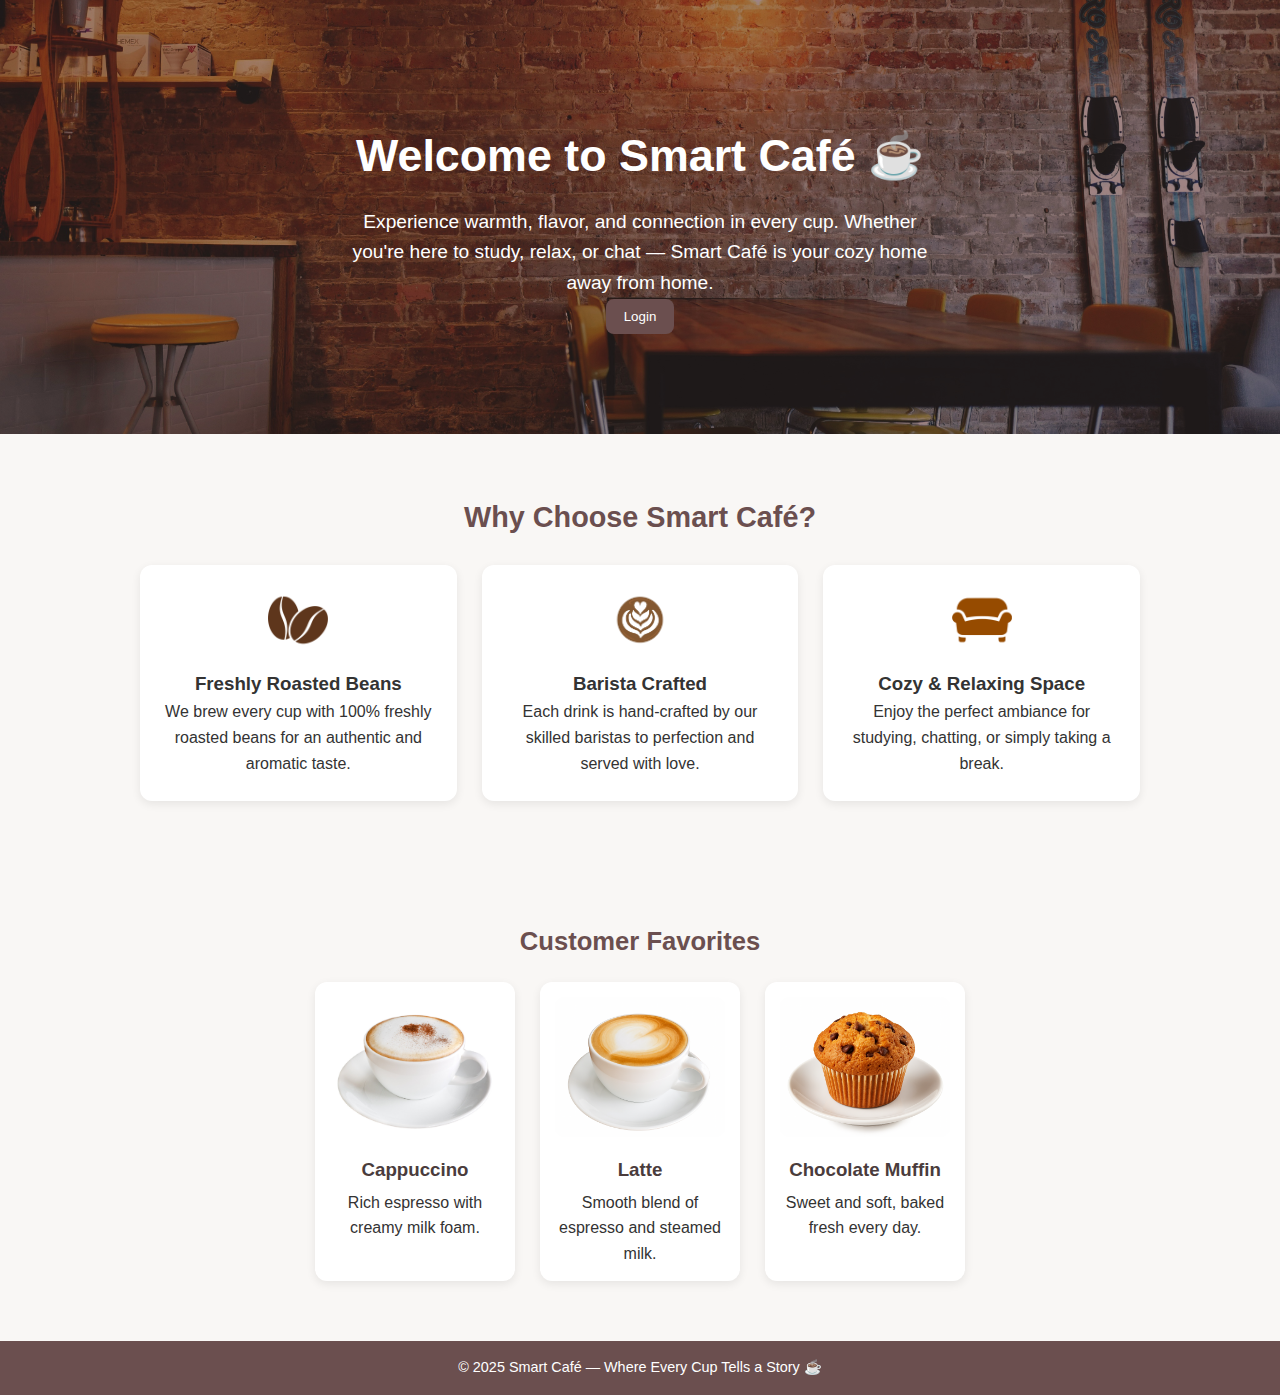
<file: index.html>
<!DOCTYPE html>
<html lang="en">

<head>
  <meta charset="UTF-8">
  <title>Smart Café ☕</title>
  <link rel="stylesheet" href="assets/style.css">
</head>

<body>
  <!-- HERO SECTION -->
  <section class="hero">
    <h1>Welcome to Smart Café ☕</h1>
    <p>Experience warmth, flavor, and connection in every cup. Whether you're here to study, relax, or chat — Smart Café is your cozy home away from home.</p>
    <button class="btn" onclick="openModal()">Login</button>
  </section>

  <!-- FEATURES -->
  <section class="features">
    <h2>Why Choose Smart Café?</h2>
    <div class="feature-grid">
      <div class="feature">
        <img src="assets/images/bean.png" alt="Fresh Beans">
        <h3>Freshly Roasted Beans</h3>
        <p>We brew every cup with 100% freshly roasted beans for an authentic and aromatic taste.</p>
      </div>
      <div class="feature">
        <img src="assets/images/latte-art.png" alt="Latte Art">
        <h3>Barista Crafted</h3>
        <p>Each drink is hand-crafted by our skilled baristas to perfection and served with love.</p>
      </div>
      <div class="feature">
        <img src="assets/images/relax.png" alt="Cozy Place">
        <h3>Cozy & Relaxing Space</h3>
        <p>Enjoy the perfect ambiance for studying, chatting, or simply taking a break.</p>
      </div>
    </div>
  </section>

  <!-- MENU PREVIEW -->
  <section class="menu-preview">
    <h2>Customer Favorites</h2>
    <div class="menu-items">
      <div class="menu-item">
        <img src="assets/images/Cappuccino.jpg" alt="Cappuccino">
        <h3>Cappuccino</h3>
        <p>Rich espresso with creamy milk foam.</p>
      </div>
      <div class="menu-item">
        <img src="assets/images/latte.jpg" alt="Latte">
        <h3>Latte</h3>
        <p>Smooth blend of espresso and steamed milk.</p>
      </div>
      <div class="menu-item">
        <img src="assets/images/muffin.jpg" alt="Muffin">
        <h3>Chocolate Muffin</h3>
        <p>Sweet and soft, baked fresh every day.</p>
      </div>
    </div>
  </section>

  <!-- LOGIN MODAL -->
  <div id="loginModal" class="modal">
    <div class="modal-content">
      <span class="close-btn" onclick="closeModal()">&times;</span>
      <h2>Login</h2>
      <input id="username" placeholder="Username">
      <input id="password" type="password" placeholder="Password">
      <button onclick="login()">Login</button>
      <p id="msg" style="color:red;"></p>
    </div>
  </div>

  <footer>
    <p>&copy; 2025 Smart Café — Where Every Cup Tells a Story ☕</p>
  </footer>

  <script src="js/auth.js"></script>
</body>

</html>
</file>
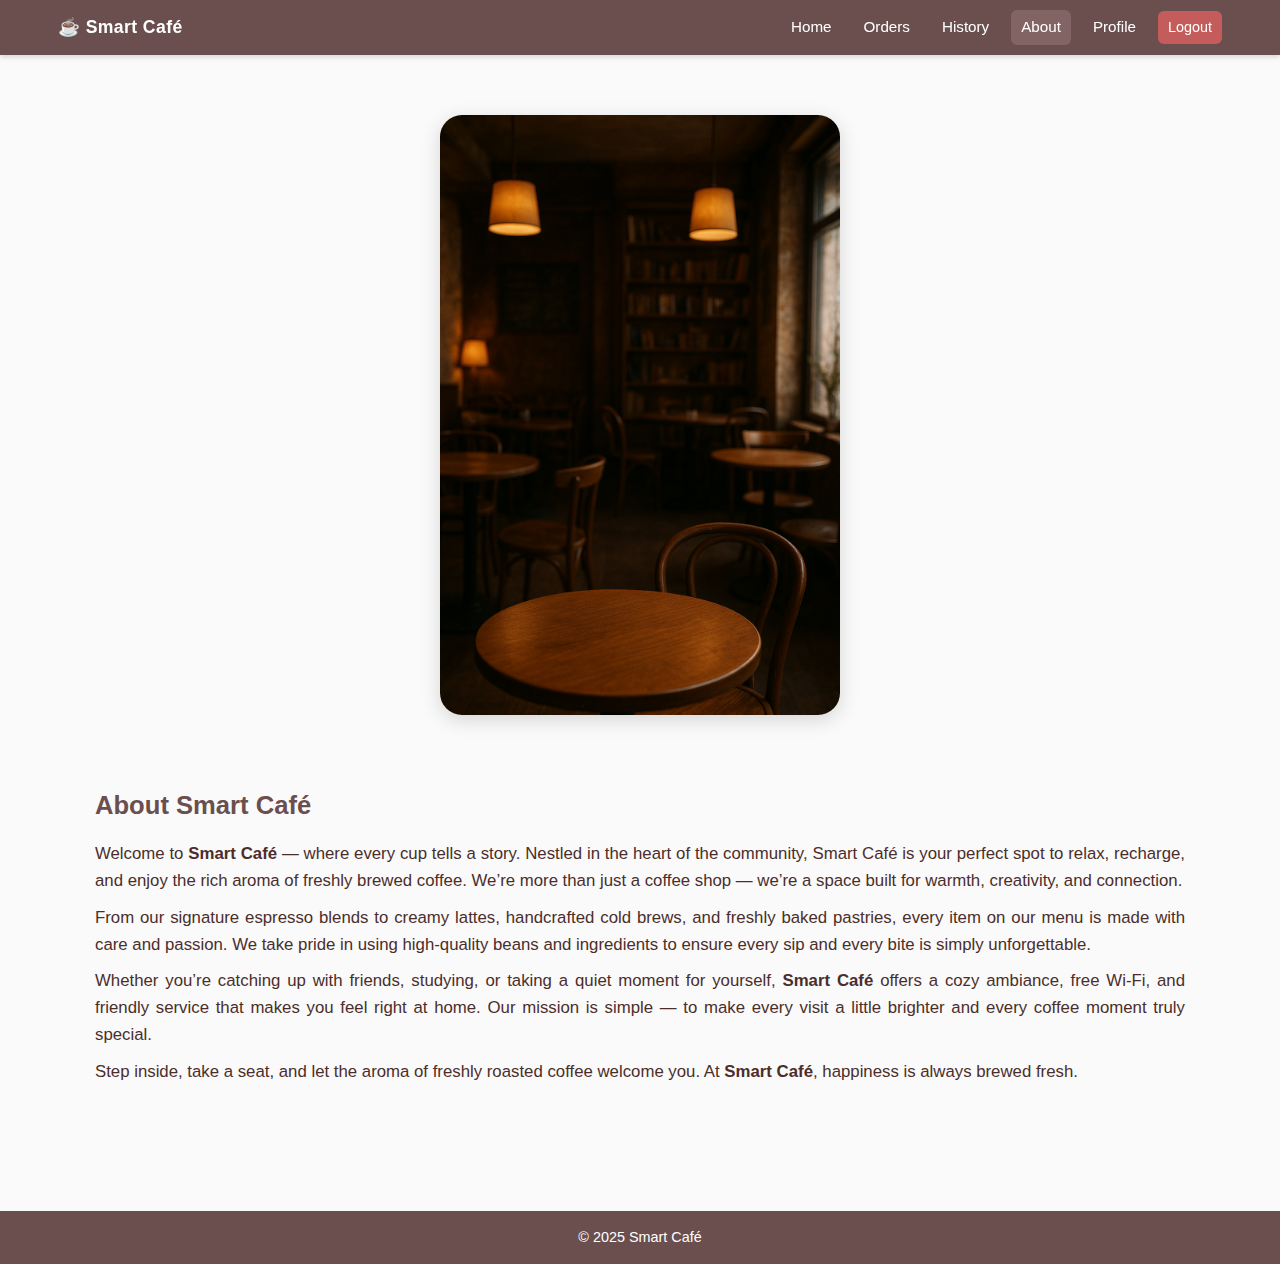
<file: about.html>
<!DOCTYPE html>
<html lang="en">

<head>
    <meta charset="UTF-8">
    <title>About - Smart Café</title>
    <link rel="stylesheet" href="assets/style.css">
</head>

<body>
    <script src="js/nav.js"></script>
    <script>loadNavbar("about");</script>
    <div class="responsive-container-block">
        <div class="responsive-container-block container">

            <!-- Image Section -->
            <div class="responsive-cell-block img-one">
                <img src="../assets/images/coffeebg.jpg" alt="Smart Café Factory Method Diagram">
            </div>

            <!-- Text Section -->
            <div class="responsive-cell-block content-one">
                <section class="about-section">
                    <h2>About Smart Café</h2>
                    <p class="section-text">
                        Welcome to <b>Smart Café</b> — where every cup tells a story.
                        Nestled in the heart of the community, Smart Café is your perfect spot to relax, recharge,
                        and enjoy the rich aroma of freshly brewed coffee.
                        We’re more than just a coffee shop — we’re a space built for warmth, creativity, and connection.
                    </p>

                    <p class="section-text">
                        From our signature espresso blends to creamy lattes, handcrafted cold brews, and freshly baked
                        pastries,
                        every item on our menu is made with care and passion.
                        We take pride in using high-quality beans and ingredients to ensure every sip and every bite is
                        simply unforgettable.
                    </p>

                    <p class="section-text">
                        Whether you’re catching up with friends, studying, or taking a quiet moment for yourself,
                        <b>Smart Café</b> offers a cozy ambiance, free Wi-Fi, and friendly service that makes you feel
                        right at home.
                        Our mission is simple — to make every visit a little brighter and every coffee moment truly
                        special.
                    </p>

                    <p class="section-text">
                        Step inside, take a seat, and let the aroma of freshly roasted coffee welcome you.
                        At <b>Smart Café</b>, happiness is always brewed fresh.
                    </p>
                </section>

            </div>
        </div>
    </div>
    <footer>
        <p>&copy; 2025 Smart Café</p>
    </footer>
</body>

</html>
</file>
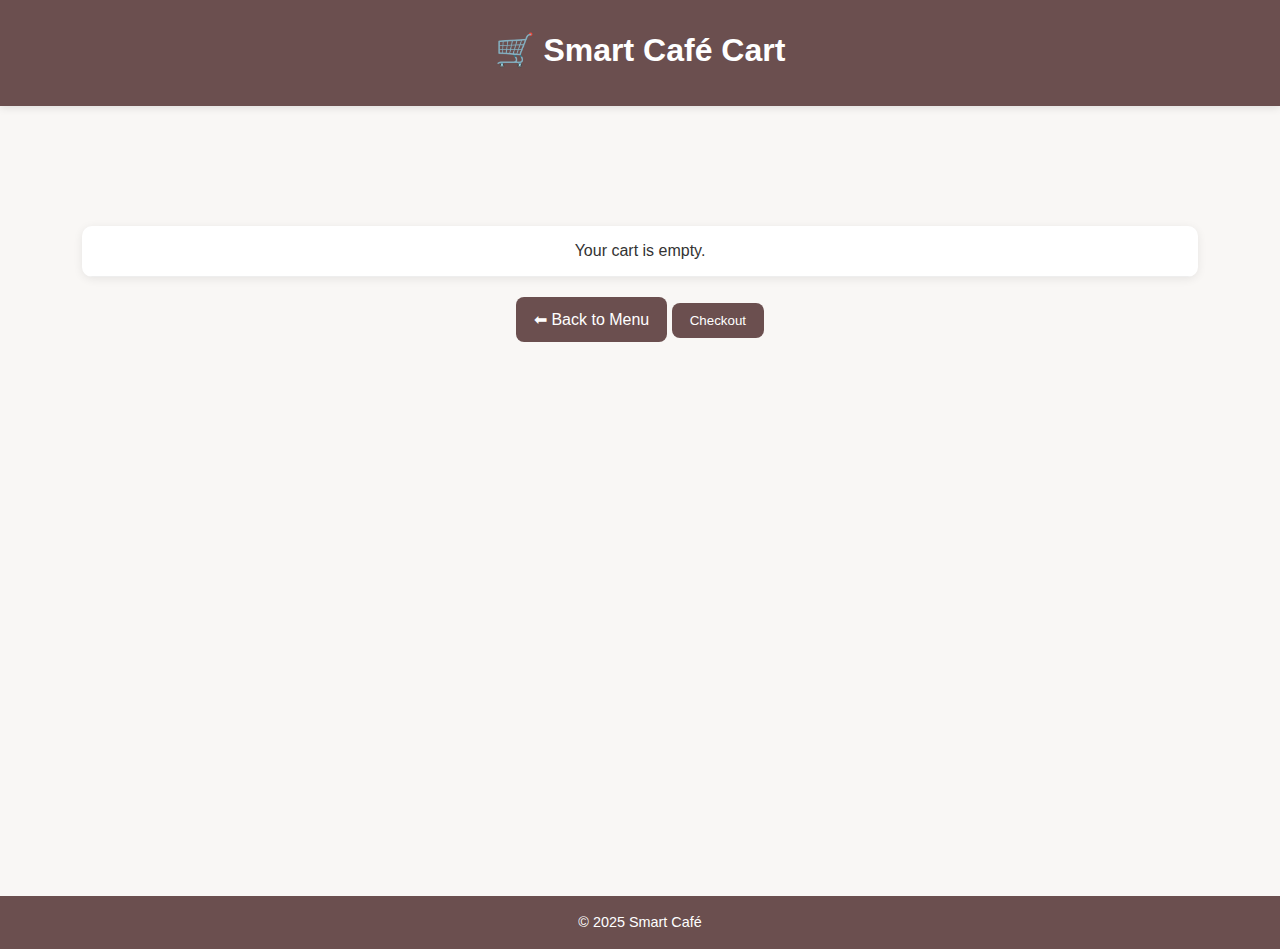
<file: cart.html>
<!DOCTYPE html>
<html lang="en">

<head>
    <meta charset="UTF-8">
    <title>Your Cart - Smart Café</title>
    <link rel="stylesheet" href="assets/style.css">
</head>

<body>
    <header>
        <h1>🛒 Smart Café Cart</h1>
    </header>

    <main style="text-align:center;">
        <table id="cartTable"></table>
        <p style="margin-top:20px;">
            <a href="menu.html" class="btn">⬅ Back to Menu</a>
            <button onclick="checkout()" class="btn">Checkout</button>
        </p>
    </main>

    <footer>
        <p>&copy; 2025 Smart Café</p>
    </footer>
    <script src="js/cart.js"></script>
</body>

</html>
</file>
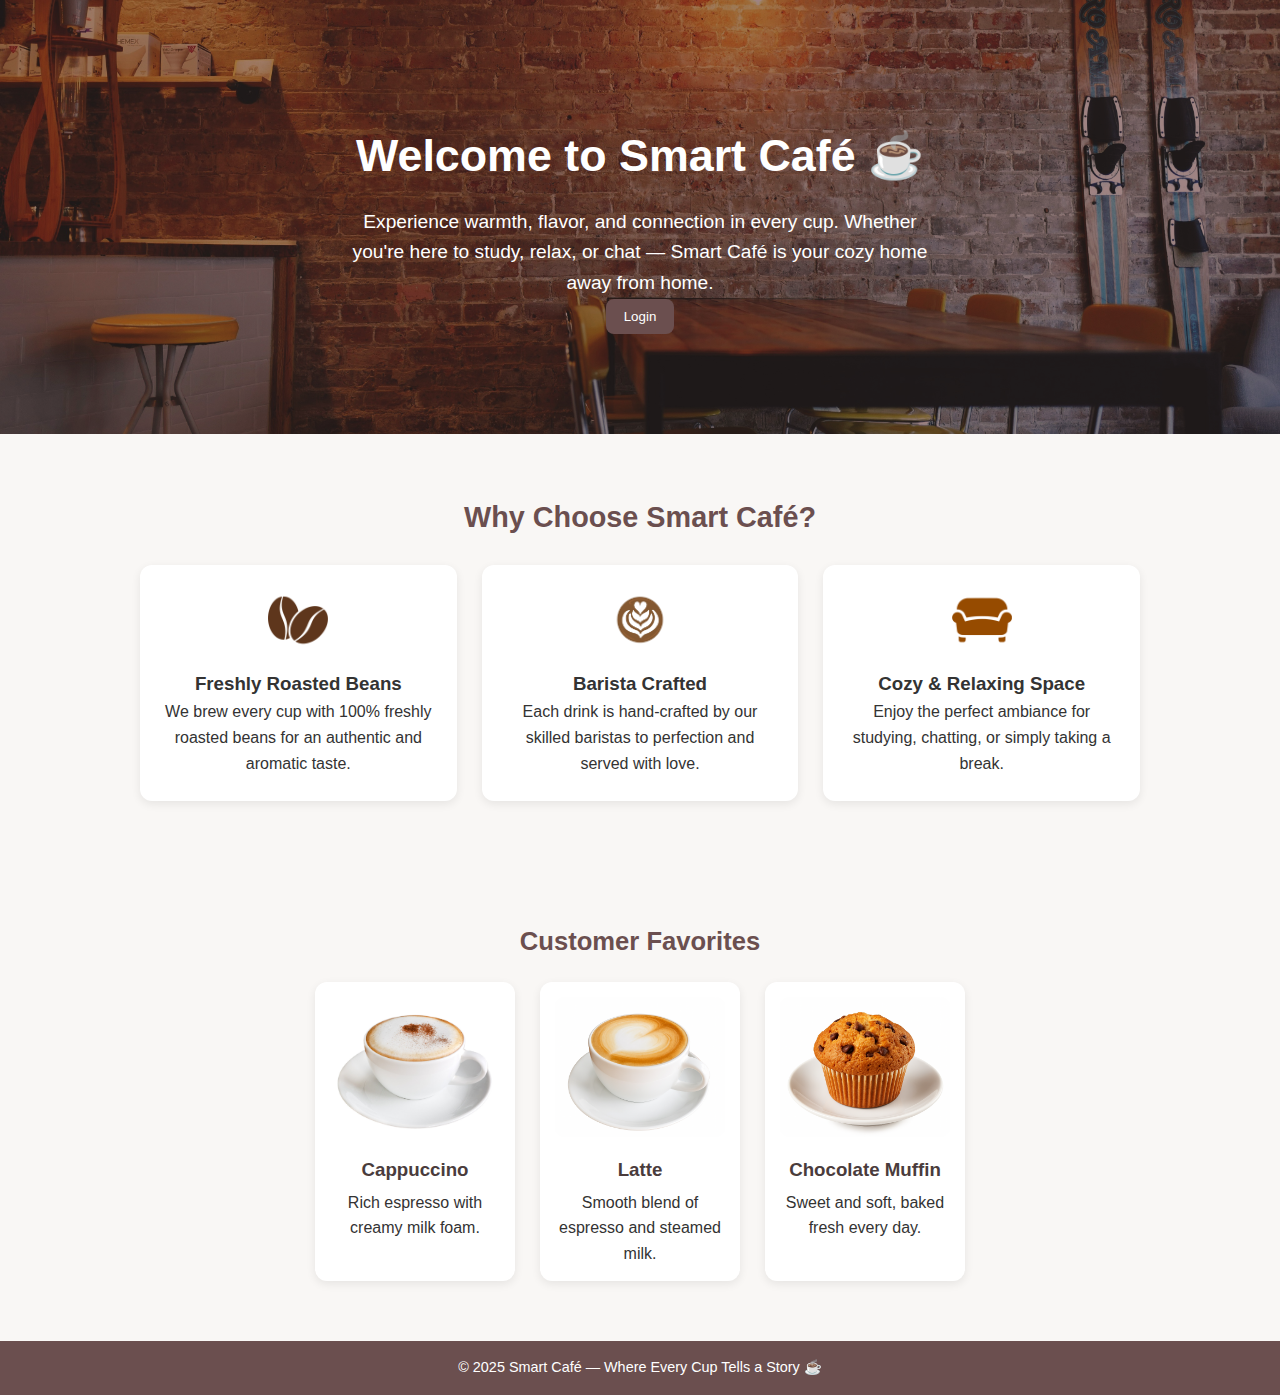
<file: dashboard_admin.html>
<!DOCTYPE html>
<html lang="en">

<head>
    <meta charset="UTF-8">
    <title>Admin Dashboard - Smart Café</title>
    <link rel="stylesheet" href="assets/style.css">
</head>

<body>
    <header>
        <h1>☕ Smart Café Admin</h1>
        <p>Manage Menu & Users</p>
    </header>

    <main style="text-align:center;">
        <h2 id="welcome"></h2>

        <section>
            <h3>🍰 Menu Management</h3>
            <table id="menuTable"></table>
            <p><button onclick="openAddModal()" class="btn">➕ Add New Item</button></p>
        </section>

        <section>
            <h3>👥 Registered Users</h3>
            <table id="usersTable"></table>
        </section>

        <hr style="width:60%;margin:25px auto;">
        <button onclick="logout()" class="btn">Logout</button>
    </main>

    <footer>
        <p>&copy; 2025 Smart Café</p>
    </footer>

    <!-- ADD / EDIT MODAL -->
    <div id="menuModal" class="modal">
        <div class="modal-content">
            <span class="close-btn" onclick="closeModal()">&times;</span>
            <h2 id="modalTitle">Add Menu Item</h2>
            <input id="menuName" placeholder="Item Name">
            <input id="menuCategory" placeholder="Category">
            <input id="menuPrice" type="number" placeholder="Price">
            <input id="menuImage" placeholder="Image URL">
            <textarea id="menuDesc" placeholder="Description"></textarea>
            <button id="saveBtn" onclick="saveItem()" class="btn">Save</button>
        </div>
    </div>

    <script src="js/admin_menu.js"></script>
</body>

</html>
</file>
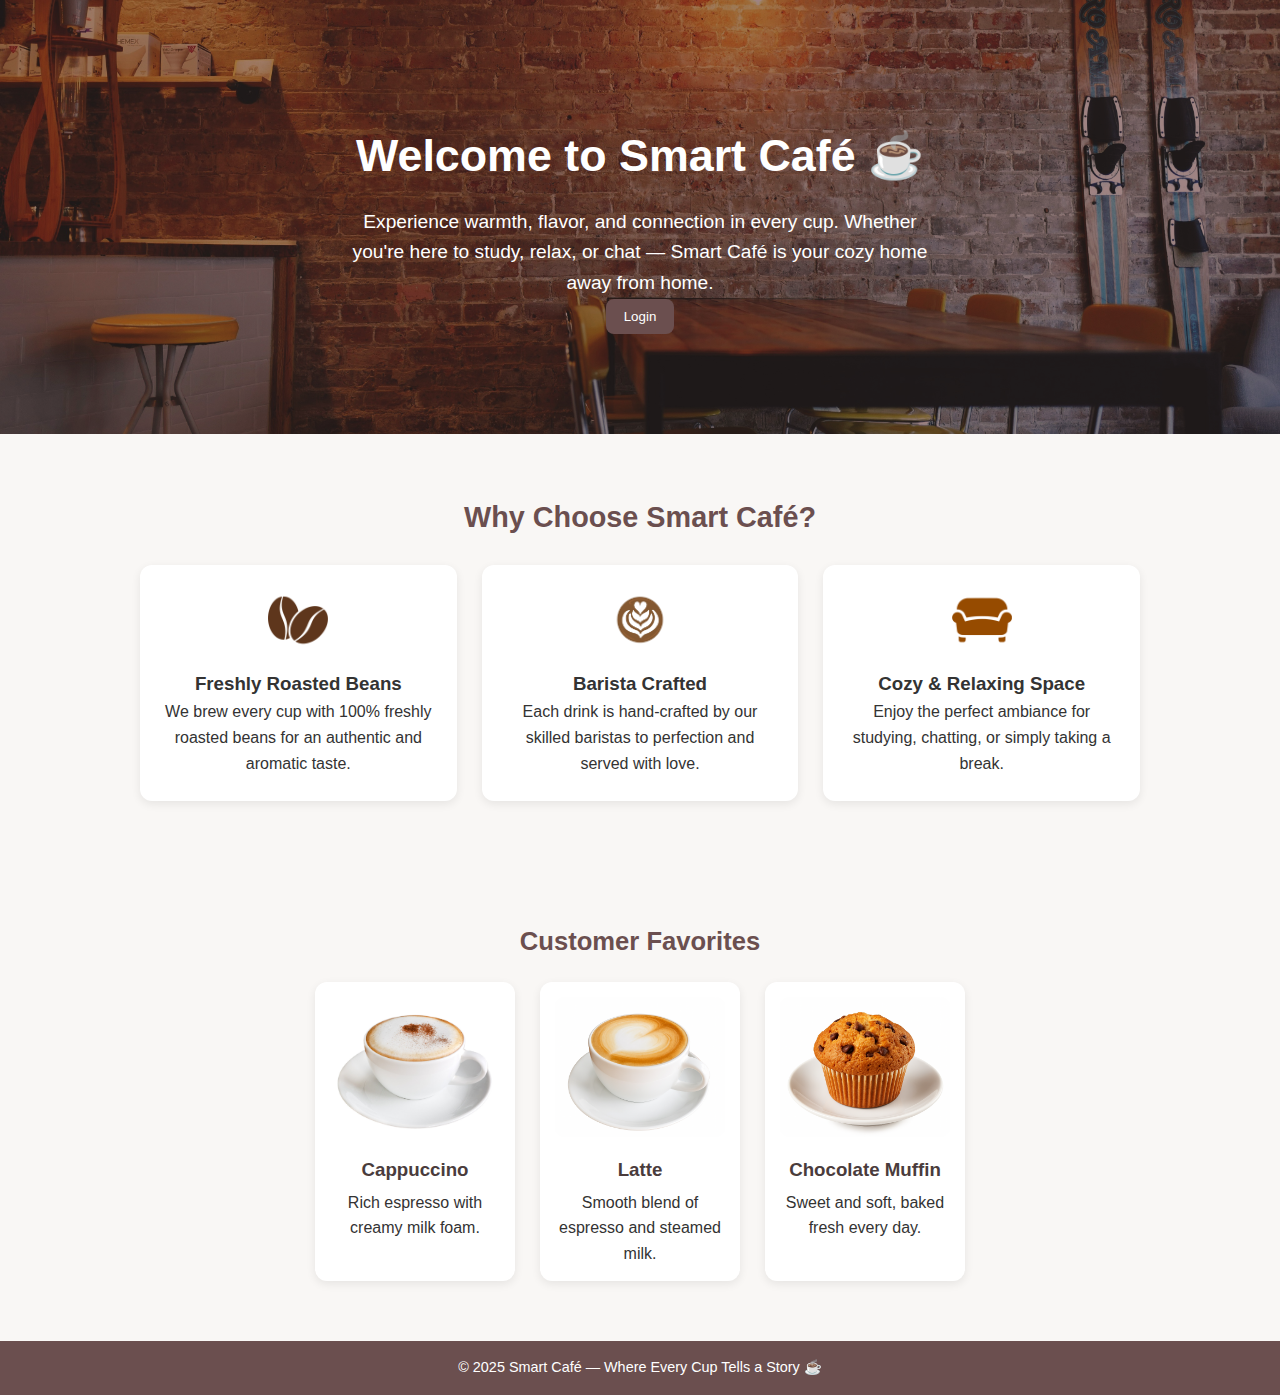
<file: dashboard_user.html>
<!DOCTYPE html>
<html lang="en">

<head>
  <meta charset="UTF-8">
  <title>User Dashboard - Smart Café</title>
  <link rel="stylesheet" href="assets/style.css">
</head>

<body>
  <script src="js/nav.js"></script>
  <script>loadNavbar("home");</script>

  <main class="main-content">
    <h2 id="welcome"></h2>
    <p>Welcome to Smart Café! Explore our delicious menu and track your orders.</p>
    <a href="menu.html" class="btn">☕ Browse Menu</a>
  </main>

  <footer>
    <p>&copy; 2025 Smart Café</p>
  </footer>

  <script>
    const user = JSON.parse(localStorage.getItem("currentUser"));
    if (!user || user.role !== "user") window.location = "index.html";
    else document.getElementById("welcome").textContent = `Hello, ${user.username}!`;
  </script>
</body>

</html>
</file>
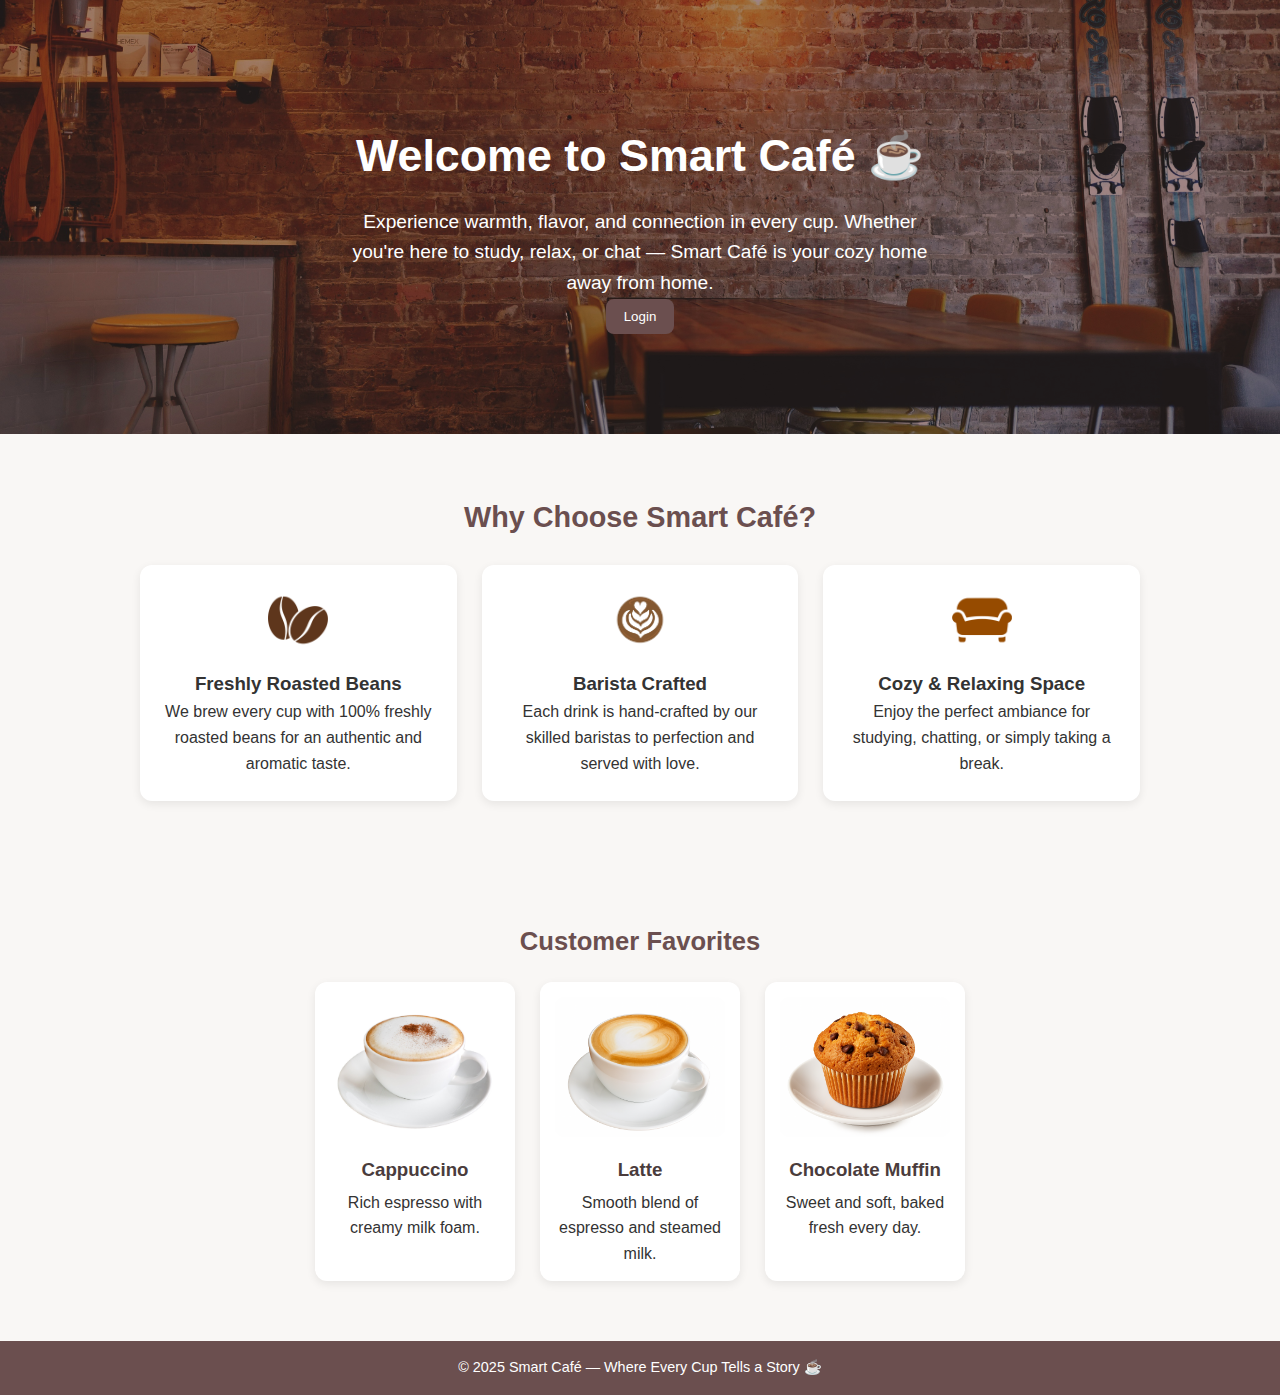
<file: history.html>
<!DOCTYPE html>
<html lang="en">

<head>
    <meta charset="UTF-8">
    <title>Order History - Smart Café</title>
    <link rel="stylesheet" href="assets/style.css">
</head>

<body>
    <script src="js/nav.js"></script>
    <script>loadNavbar("history");</script>

    <main class="main-content">
        <h2>Order History</h2>
        <div id="historyContainer"></div>
    </main>

    <footer>
        <p>&copy; 2025 Smart Café</p>
    </footer>

    <script>
        const user = JSON.parse(localStorage.getItem("currentUser"));
        if (!user || user.role !== "user") window.location = "index.html";

        const container = document.getElementById("historyContainer");
        const allHistory = JSON.parse(localStorage.getItem("history")) || [];
        const userHistory = allHistory.filter(h => h.user === user.username);

        if (userHistory.length === 0) {
            container.innerHTML = "<p>No previous orders found.</p>";
        } else {
            container.innerHTML = userHistory.map(order => `
        <div class="menu-card" style="max-width:500px;margin:20px auto;text-align:left;">
          <h3>Order #${order.id}</h3>
          <p><strong>Date:</strong> ${order.date}</p>
          <ul style="margin-left:20px;">
            ${order.items.map(i => `<li>${i.qty} × ${i.name} (₱${i.price})</li>`).join("")}
          </ul>
          <p><strong>Total:</strong> ₱${order.total}</p>
        </div>
      `).join("");
        }
    </script>
</body>

</html>
</file>
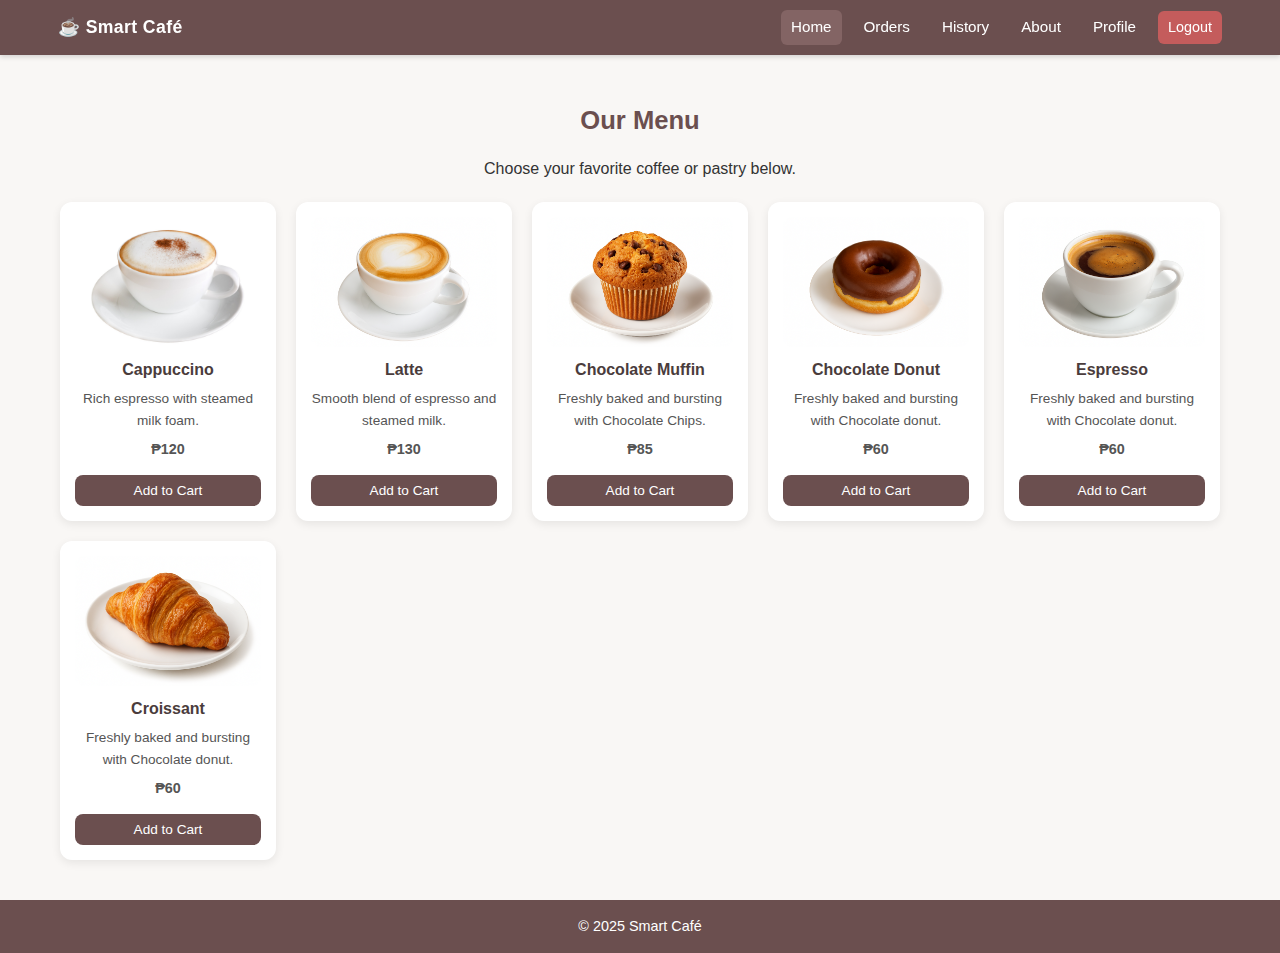
<file: menu.html>
<!DOCTYPE html>
<html lang="en">

<head>
    <meta charset="UTF-8">
    <title>Menu - Smart Café</title>
    <link rel="stylesheet" href="assets/style.css">
</head>

<body>
    <!-- NAVBAR -->
    <script src="js/nav.js"></script>
    <script>loadNavbar("home");</script>

    <main class="main-content">
        <h2>Our Menu</h2>
        <p>Choose your favorite coffee or pastry below.</p>

        <div id="menuContainer" class="menu-grid">
            <p>Loading menu...</p>
        </div>
    </main>

    <footer>
        <p>&copy; 2025 Smart Café</p>
    </footer>

    <script src="js/menu.js"></script>
</body>

</html>
</file>
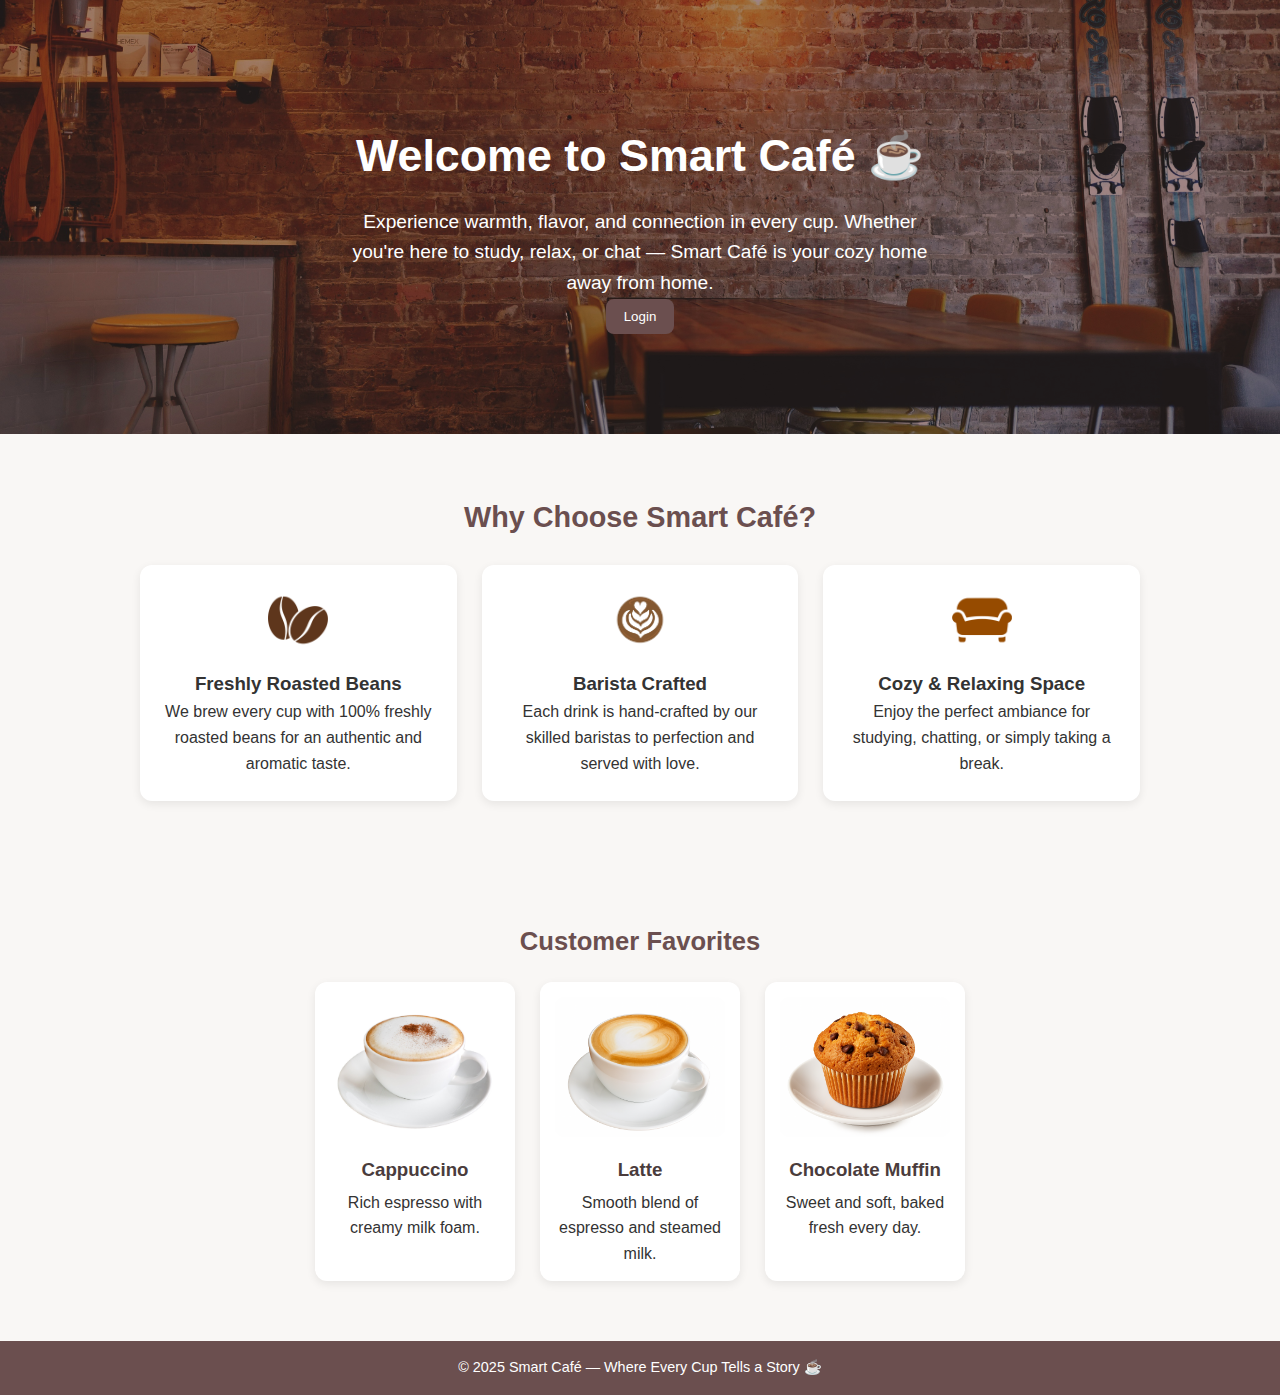
<file: orders.html>
<!DOCTYPE html>
<html lang="en">

<head>
    <meta charset="UTF-8">
    <title>Orders - Smart Café</title>
    <link rel="stylesheet" href="assets/style.css">
</head>

<body>
    <script src="js/nav.js"></script>
    <script>loadNavbar("orders");</script>

    <main class="main-content">
        <h2>My Orders</h2>
        <table id="ordersTable"></table>

        <div style="margin-top:20px;">
            <a href="menu.html" class="btn">☕ Continue Ordering</a>
            <button class="btn" onclick="checkout()">Proceed to Checkout</button>
        </div>
    </main>

    <footer>
        <p>&copy; 2025 Smart Café</p>
    </footer>

    <script>
        const user = JSON.parse(localStorage.getItem("currentUser"));
        if (!user || user.role !== "user") window.location = "index.html";

        const table = document.getElementById("ordersTable");
        let cart = JSON.parse(localStorage.getItem("cart")) || [];

        function displayOrders() {
            if (cart.length === 0) {
                table.innerHTML = "<tr><td>No active orders. Add items from the menu.</td></tr>";
                return;
            }

            let total = 0;
            table.innerHTML = `
        <tr>
          <th>Item</th>
          <th>Qty</th>
          <th>Price</th>
          <th>Subtotal</th>
          <th>Action</th>
        </tr>
        ${cart.map((c, i) => {
                const sub = c.qty * c.price;
                total += sub;
                return `
            <tr>
              <td>${c.name}</td>
              <td>${c.qty}</td>
              <td>₱${c.price}</td>
              <td>₱${sub}</td>
              <td><button class="btn" onclick="removeItem(${i})">Remove</button></td>
            </tr>`;
            }).join("")}
        <tr>
          <td colspan="3" style="text-align:right"><strong>Total:</strong></td>
          <td colspan="2"><strong>₱${total}</strong></td>
        </tr>
      `;
        }

        function removeItem(i) {
            cart.splice(i, 1);
            localStorage.setItem("cart", JSON.stringify(cart));
            displayOrders();
        }

        function checkout() {
            if (cart.length === 0) {
                alert("Your cart is empty!");
                return;
            }

            const history = JSON.parse(localStorage.getItem("history")) || [];
            const timestamp = new Date().toLocaleString();
            const total = cart.reduce((sum, item) => sum + item.qty * item.price, 0);

            const order = {
                id: Date.now(),
                user: user.username,
                items: cart,
                total: total,
                date: timestamp
            };

            history.push(order);
            localStorage.setItem("history", JSON.stringify(history));

            localStorage.removeItem("cart");
            cart = [];
            displayOrders();

            alert("✅ Checkout complete! Your order is now saved in history.");
        }

        displayOrders();
    </script>
</body>

</html>
</file>
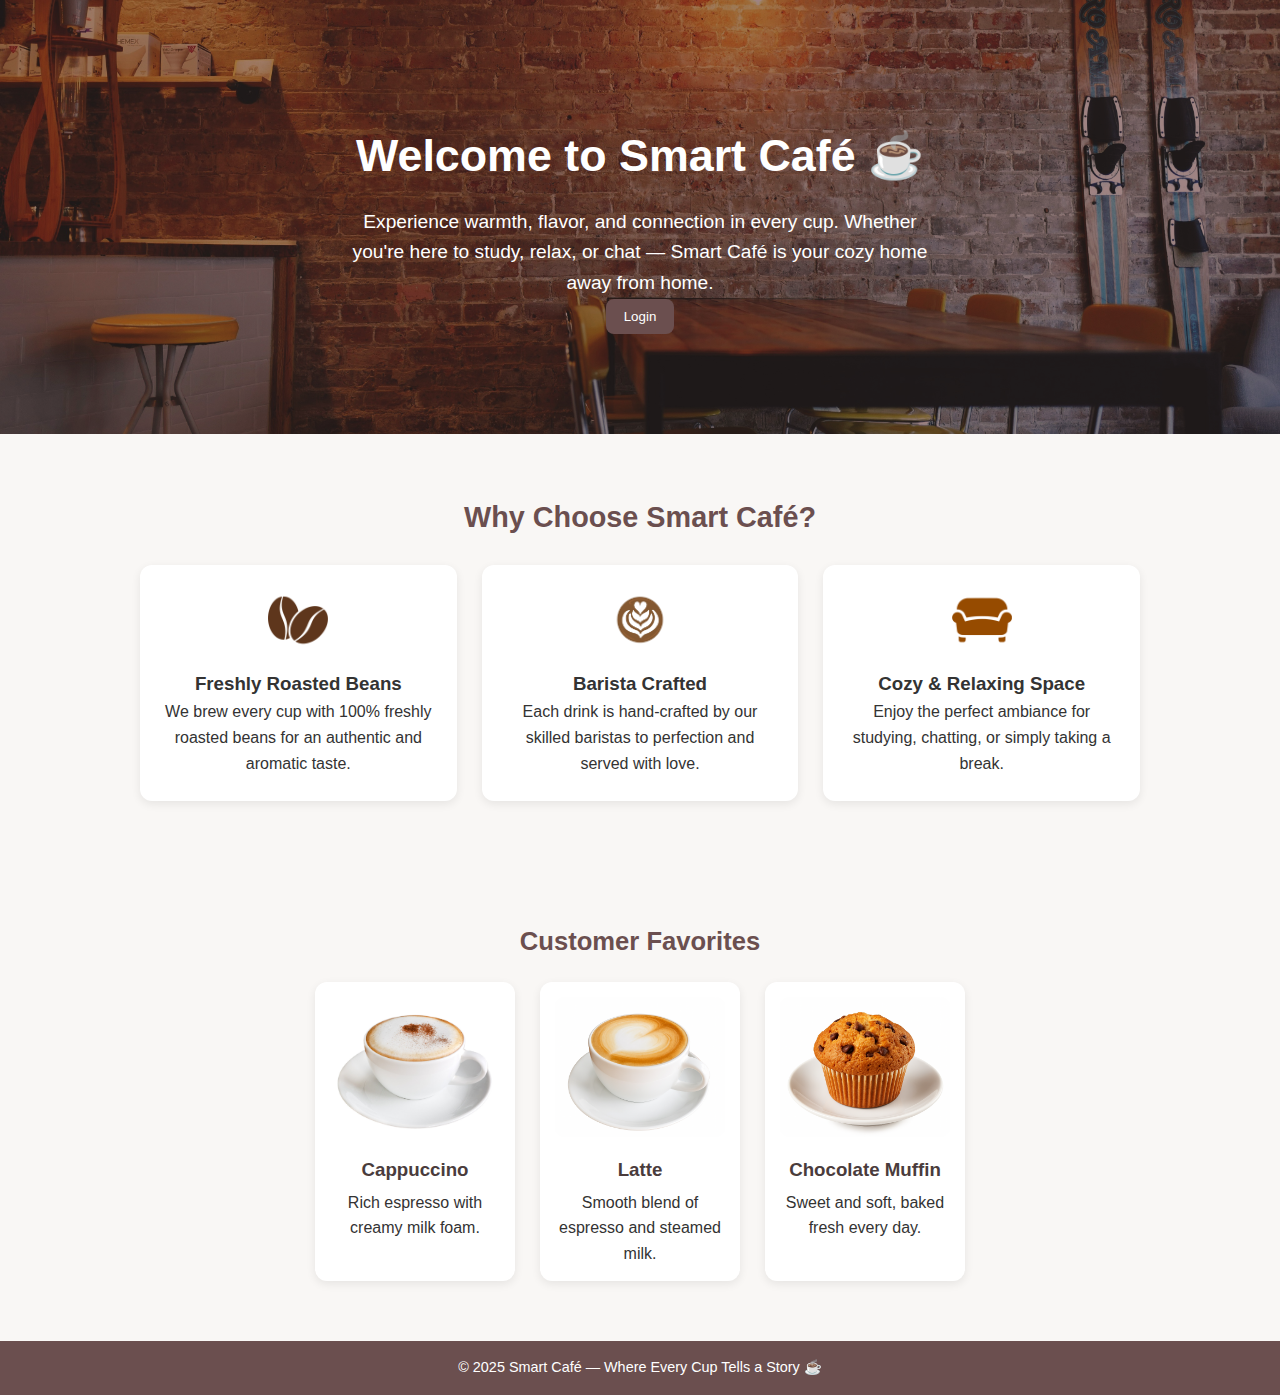
<file: profile.html>
<!DOCTYPE html>
<html lang="en">

<head>
  <meta charset="UTF-8">
  <title>Profile - Smart Café</title>
  <link rel="stylesheet" href="assets/style.css">
</head>

<body>
  <script src="js/nav.js"></script>
  <script>loadNavbar("profile");</script>

  <main class="profile-section">
    <div class="profile-card">
      <div class="profile-avatar" id="avatar">?</div>
      <h2>My Profile</h2>

      <div class="profile-info-box" id="profileInfo"></div>

      <div class="profile-actions">
        <button onclick="editProfile()">Edit Profile</button>
        <button onclick="logout()">Logout</button>
      </div>
    </div>
  </main>

  <footer>
    <p>&copy; 2025 Smart Café</p>
  </footer>

  <script>
    const user = JSON.parse(localStorage.getItem("currentUser"));
    if (!user || user.role !== "user") {
      window.location = "index.html";
    } else {
      const initials = user.username ? user.username.charAt(0).toUpperCase() : "?";
      document.getElementById("avatar").textContent = initials;

      document.getElementById("profileInfo").innerHTML = `
        <div class="profile-row"><strong>Username:</strong> <span>${user.username}</span></div>
        <div class="profile-row"><strong>Email:</strong> <span>${user.email}</span></div>
        <div class="profile-row"><strong>Role:</strong> <span>${user.role}</span></div>
      `;
    }

    function editProfile() {
      alert("Profile editing coming soon!");
    }

    function logout() {
      localStorage.removeItem("currentUser");
      window.location = "index.html";
    }
  </script>
</body>

</html>
</file>
<file: assets/style.css>
/* === SMART CAFÉ GLOBAL STYLES === */

* {
    box-sizing: border-box;
    margin: 0;
    padding: 0;
}

body {
    font-family: "Segoe UI", Arial, sans-serif;
    background-color: #f9f7f5;
    color: #333;
    line-height: 1.6;
    display: flex;
    flex-direction: column;
    min-height: 100vh;
}

/* === HEADER & FOOTER === */

header {
    background-color: #6b4f4f;
    color: #fff;
    text-align: center;
    padding: 25px 10px;
    box-shadow: 0 2px 8px rgba(0, 0, 0, 0.1);
}

header h1 {
    font-size: 2rem;
    margin-bottom: 5px;
}

header p {
    font-size: 1rem;
    opacity: 0.9;
}

footer {
    background-color: #6b4f4f;
    color: #fff;
    text-align: center;
    padding: 10px;
    margin-top: auto;
    font-size: 0.9rem;
}

/* === BUTTONS === */

.btn,
button {
    background-color: #6b4f4f;
    color: #fff;
    border: none;
    padding: 10px 18px;
    border-radius: 8px;
    cursor: pointer;
    transition: transform 0.2s ease, background-color 0.2s ease;
    text-decoration: none;
    display: inline-block;
}

.btn:hover,
button:hover {
    background-color: #836464;
    transform: scale(1.05);
}

/* === NAVIGATION BAR === */

.navbar {
    background-color: #6b4f4f;
    color: #fff;
    box-shadow: 0 2px 5px rgba(0, 0, 0, 0.15);
    position: fixed;
    top: 0;
    left: 0;
    width: 100%;
    z-index: 100;
    height: 55px;
    /* reduced height */
    display: flex;
    align-items: center;
    font-size: 0.95rem;
}

.nav-container {
    display: flex;
    justify-content: space-between;
    align-items: center;
    width: 100%;
    max-width: 1200px;
    margin: 0 auto;
    padding: 0 18px;
}

.logo {
    font-weight: 600;
    font-size: 1.1rem;
    letter-spacing: 0.4px;
    display: flex;
    align-items: center;
    gap: 6px;
}

.nav-links {
    display: flex;
    align-items: center;
    gap: 12px;
}

.nav-links a {
    color: #fff;
    text-decoration: none;
    padding: 5px 10px;
    border-radius: 6px;
    transition: background 0.2s ease;
}

.nav-links a:hover,
.nav-links a.active {
    background-color: #836464;
}

.logout-btn {
    background: #c45c5c;
    border-radius: 6px;
    padding: 5px 10px;
    font-size: 0.9rem;
}

.logout-btn:hover {
    background: #d87070;
}

/* === HAMBURGER MENU === */

.hamburger {
    display: none;
    font-size: 1.3rem;
    cursor: pointer;
}

@media (max-width: 768px) {
    .nav-links {
        display: none;
        flex-direction: column;
        background: #6b4f4f;
        position: absolute;
        top: 55px;
        right: 0;
        width: 180px;
        text-align: right;
        padding: 10px;
    }

    .nav-links.show {
        display: flex;
    }

    .hamburger {
        display: block;
    }
}

/* === MAIN CONTENT === */

main {
    flex: 1;
    padding: 80px 20px 40px;
    /* adjusted for smaller navbar */
    text-align: center;
    min-height: calc(100vh - 110px);
}

h2 {
    color: #6b4f4f;
    margin-bottom: 20px;
    font-size: 1.6rem;
}


/* === MAIN CONTENT === */

main {
    flex: 1;
    padding: 100px 20px 20px;
    /* top padding for fixed navbar */
    text-align: center;
}

h2 {
    color: #6b4f4f;
    margin-bottom: 15px;
}

/* === MENU GRID - FIXED 5 ITEMS PER ROW === */

.menu-grid {
    display: grid;
    grid-template-columns: repeat(5, 1fr);
    /* exactly 5 items per row */
    gap: 20px;
    padding: 20px 40px;
    justify-items: center;
    align-items: stretch;
}

/* Each card stays consistent */
.menu-card {
    background: #fff;
    border-radius: 12px;
    padding: 15px;
    box-shadow: 0 3px 10px rgba(0, 0, 0, 0.08);
    transition: transform 0.2s ease, box-shadow 0.2s ease;
    display: flex;
    flex-direction: column;
    justify-content: space-between;
    width: 100%;
    max-width: 220px;
    min-height: 300px;
    animation: fadeIn 0.3s ease-in;
}

.menu-card:hover {
    transform: translateY(-3px);
    box-shadow: 0 6px 12px rgba(0, 0, 0, 0.1);
}

.menu-card img {
    width: 100%;
    height: 130px;
    object-fit: cover;
    border-radius: 10px;
    margin-bottom: 10px;
    background: #eee;
    transition: transform 0.2s ease;
}

.menu-card:hover img {
    transform: scale(1.05);
}

.menu-card h3 {
    color: #4a3c3c;
    font-size: 1rem;
    margin-bottom: 6px;
}

.menu-card p {
    font-size: 0.85rem;
    color: #555;
    margin-bottom: 6px;
}

.menu-card strong {
    font-size: 0.9rem;
}

.menu-card button {
    width: 100%;
    padding: 8px;
    font-size: 0.85rem;
    background-color: #6b4f4f;
    border-radius: 8px;
    margin-top: 8px;
    border: none;
    color: #fff;
    cursor: pointer;
    transition: background-color 0.2s ease;
}

.menu-card button:hover {
    background-color: #836464;
}

/* === MOBILE RESPONSIVE === */
@media (max-width: 1024px) {
    .menu-grid {
        grid-template-columns: repeat(3, 1fr);
        /* 3 per row for tablets */
    }
}

@media (max-width: 768px) {
    .menu-grid {
        grid-template-columns: repeat(2, 1fr);
        /* 2 per row for smaller screens */
        gap: 15px;
        padding: 15px;
    }

    .menu-card {
        max-width: 200px;
        min-height: 260px;
    }

    .menu-card img {
        height: 110px;
    }

    .menu-card h3 {
        font-size: 0.95rem;
    }

    .menu-card p {
        font-size: 0.8rem;
    }

    .menu-card button {
        font-size: 0.8rem;
    }
}

@media (max-width: 480px) {
    .menu-grid {
        grid-template-columns: 1fr;
        /* 1 per row on phones */
    }
}


/* === MODALS === */

.modal {
    display: none;
    position: fixed;
    top: 0;
    left: 0;
    width: 100%;
    height: 100%;
    background: rgba(0, 0, 0, 0.5);
    justify-content: center;
    align-items: center;
    z-index: 1000;
}

.modal-content {
    background: #fff;
    padding: 25px;
    border-radius: 12px;
    width: 320px;
    box-shadow: 0 4px 16px rgba(0, 0, 0, 0.2);
    position: relative;
    text-align: center;
}

.modal-content h2 {
    color: #6b4f4f;
    margin-bottom: 15px;
}

.modal-content input,
textarea {
    width: 90%;
    padding: 10px;
    margin-bottom: 10px;
    border: 1px solid #ccc;
    border-radius: 6px;
    font-size: 0.95rem;
    resize: vertical;
}

.close-btn {
    position: absolute;
    top: 10px;
    right: 15px;
    font-size: 20px;
    cursor: pointer;
    color: #6b4f4f;
}

/* === TABLES === */

table {
    border-collapse: collapse;
    width: 90%;
    margin: 20px auto;
    background: #fff;
    border-radius: 10px;
    overflow: hidden;
    box-shadow: 0 2px 10px rgba(0, 0, 0, 0.08);
}

th,
td {
    padding: 12px 15px;
    text-align: center;
}

th {
    background: #6b4f4f;
    color: white;
}

td {
    border-bottom: 1px solid #eee;
}

tr:hover td {
    background: #f5f1f0;
}

#menuTable td button {
    margin: 2px;
}

/* === ALERTS / MESSAGES === */

.alert {
    margin: 15px auto;
    padding: 10px;
    width: 80%;
    border-radius: 8px;
    text-align: center;
}

.alert.success {
    background-color: #d4edda;
    color: #155724;
}

.alert.error {
    background-color: #f8d7da;
    color: #721c24;
}

/* === ANIMATIONS === */

@keyframes fadeIn {
    from {
        opacity: 0;
        transform: scale(0.97);
    }

    to {
        opacity: 1;
        transform: scale(1);
    }
}

#historyContainer .menu-card {
    max-width: 480px;
    margin: 20px auto;
    text-align: left;
    padding: 18px;
    background: #fff;
    border-radius: 12px;
    box-shadow: 0 3px 10px rgba(0, 0, 0, 0.08);
}

#historyContainer .menu-card h3 {
    margin-bottom: 10px;
}

#historyContainer ul {
    margin: 10px 0 10px 25px;
}

#historyContainer p strong {
    color: #4a3c3c;
}


.responsive-container-block {
    display: flex;
    flex-wrap: wrap;
    justify-content: center;
    align-items: center;
    width: 100%;
    padding: 50px 40px;
    background: #fafafa;
    gap: 40px;
}

.responsive-container-block.container {
    max-width: 1200px;
    align-items: center;
}

.responsive-cell-block {
    flex: 1 1 50%;
    min-height: 75px;
    padding: 15px;
}

.img-one {
    display: flex;
    justify-content: center;
    align-items: center;
}

.img-one img {
    width: 100%;
    max-width: 400px;
    height: auto;
    border-radius: 22px;
    box-shadow: 0 5px 20px rgba(0, 0, 0, 0.15);
    transition: transform 0.3s ease;
}

.img-one img:hover {
    transform: scale(1.02);
}

.section-head {
    font-size: 2rem;
    color: #4b2e2b;
    font-weight: 700;
    margin-bottom: 15px;
}

.section-text {
    font-size: 1.05rem;
    color: #4b2e2b;
    line-height: 1.6;
    margin-bottom: 10px;
    text-align: justify;
}

footer {
    background: #6b4f4f;
    color: white;
    text-align: center;
    padding: 15px 0;
    margin-top: auto;
    font-size: 0.9rem;
}

@media (max-width: 1024px) {
    .responsive-container-block {
        flex-direction: column-reverse;
        padding: 40px 20px;
    }

    .responsive-cell-block {
        flex: 1 1 100%;
        text-align: center;
    }

    .section-head {
        font-size: 1.8rem;
    }
}

@media (max-width: 600px) {
    .section-head {
        font-size: 1.5rem;
    }

    .section-text {
        font-size: 1rem;
    }

    .img-one img {
        max-width: 300px;
    }
}

/* === LANDING PAGE STYLES === */
.hero {
    background: url("images/coffee-bg.jpg") center/cover no-repeat;
    color: white;
    text-align: center;
    padding: 120px 20px 100px;
    background-blend-mode: overlay;
    background-color: rgba(60, 40, 40, 0.7);
}

.hero h1 {
    font-size: 2.8rem;
    margin-bottom: 15px;
}

.hero p {
    font-size: 1.2rem;
    max-width: 600px;
    margin: auto;
    line-height: 1.6;
}

.features {
    text-align: center;
    padding: 60px 20px;
    background: #f9f7f5;
}

.features h2 {
    color: #6b4f4f;
    margin-bottom: 25px;
    font-size: 1.8rem;
}

.feature-grid {
    display: grid;
    grid-template-columns: repeat(auto-fit, minmax(220px, 1fr));
    gap: 25px;
    max-width: 1000px;
    margin: auto;
}

.feature {
    background: white;
    padding: 25px;
    border-radius: 12px;
    box-shadow: 0 3px 10px rgba(0, 0, 0, 0.08);
    transition: transform 0.2s ease;
}

.feature:hover {
    transform: translateY(-4px);
}

.feature img {
    width: 60px;
    margin-bottom: 12px;
}

.menu-preview {
    text-align: center;
    padding: 60px 20px;
}

.menu-preview h2 {
    color: #6b4f4f;
    margin-bottom: 20px;
}

.menu-items {
    display: flex;
    flex-wrap: wrap;
    justify-content: center;
    gap: 25px;
}

.menu-item {
    background: white;
    border-radius: 12px;
    padding: 15px;
    width: 200px;
    box-shadow: 0 3px 10px rgba(0, 0, 0, 0.08);
}

.menu-item img {
    width: 100%;
    border-radius: 10px;
    height: 140px;
    object-fit: cover;
    margin-bottom: 10px;
}

.menu-item h3 {
    color: #4a3c3c;
    margin-bottom: 5px;
}

/* === ANIMATIONS === */
@keyframes fadeIn {
    from {
        opacity: 0;
        transform: scale(0.97);
    }

    to {
        opacity: 1;
        transform: scale(1);
    }
}

/* === PROFILE PAGE === */
.profile-section {
    display: flex;
    flex-direction: column;
    align-items: center;
    justify-content: center;
    padding: 100px 20px 60px;
    min-height: calc(100vh - 150px);
    background: #f9f7f5;
}

.profile-card {
    background: #fff;
    border-radius: 15px;
    box-shadow: 0 4px 16px rgba(0, 0, 0, 0.1);
    max-width: 500px;
    width: 100%;
    padding: 30px 25px;
    text-align: center;
    animation: fadeIn 0.5s ease-in;
}

.profile-avatar {
    width: 100px;
    height: 100px;
    border-radius: 50%;
    background-color: #e0d6d6;
    display: flex;
    align-items: center;
    justify-content: center;
    font-size: 2.5rem;
    color: #6b4f4f;
    margin: 0 auto 15px;
    font-weight: bold;
}

.profile-card h2 {
    color: #6b4f4f;
    margin-bottom: 20px;
    font-size: 1.6rem;
}

/* === INFO BOX === */
.profile-info-box {
    border: 1px solid #d6c7c7;
    border-radius: 10px;
    padding: 15px 20px;
    background: #fcfaf9;
    margin-bottom: 20px;
    text-align: left;
}

.profile-row {
    display: flex;
    justify-content: space-between;
    align-items: center;
    border-bottom: 1px solid #eee;
    padding: 10px 0;
}

.profile-row:last-child {
    border-bottom: none;
}

.profile-row strong {
    color: #6b4f4f;
    font-weight: 600;
}

.profile-row span {
    color: #333;
    font-size: 1rem;
}

.profile-actions {
    text-align: center;
    margin-top: 15px;
}

.profile-actions button {
    background-color: #6b4f4f;
    color: white;
    border: none;
    padding: 10px 18px;
    border-radius: 8px;
    cursor: pointer;
    margin: 5px;
    transition: background-color 0.2s ease;
}

.profile-actions button:hover {
    background-color: #836464;
}

@media (max-width: 600px) {
    .profile-card {
        padding: 20px;
    }

    .profile-row {
        flex-direction: column;
        align-items: flex-start;
    }

    .profile-row span {
        margin-top: 5px;
    }
}
</file>
